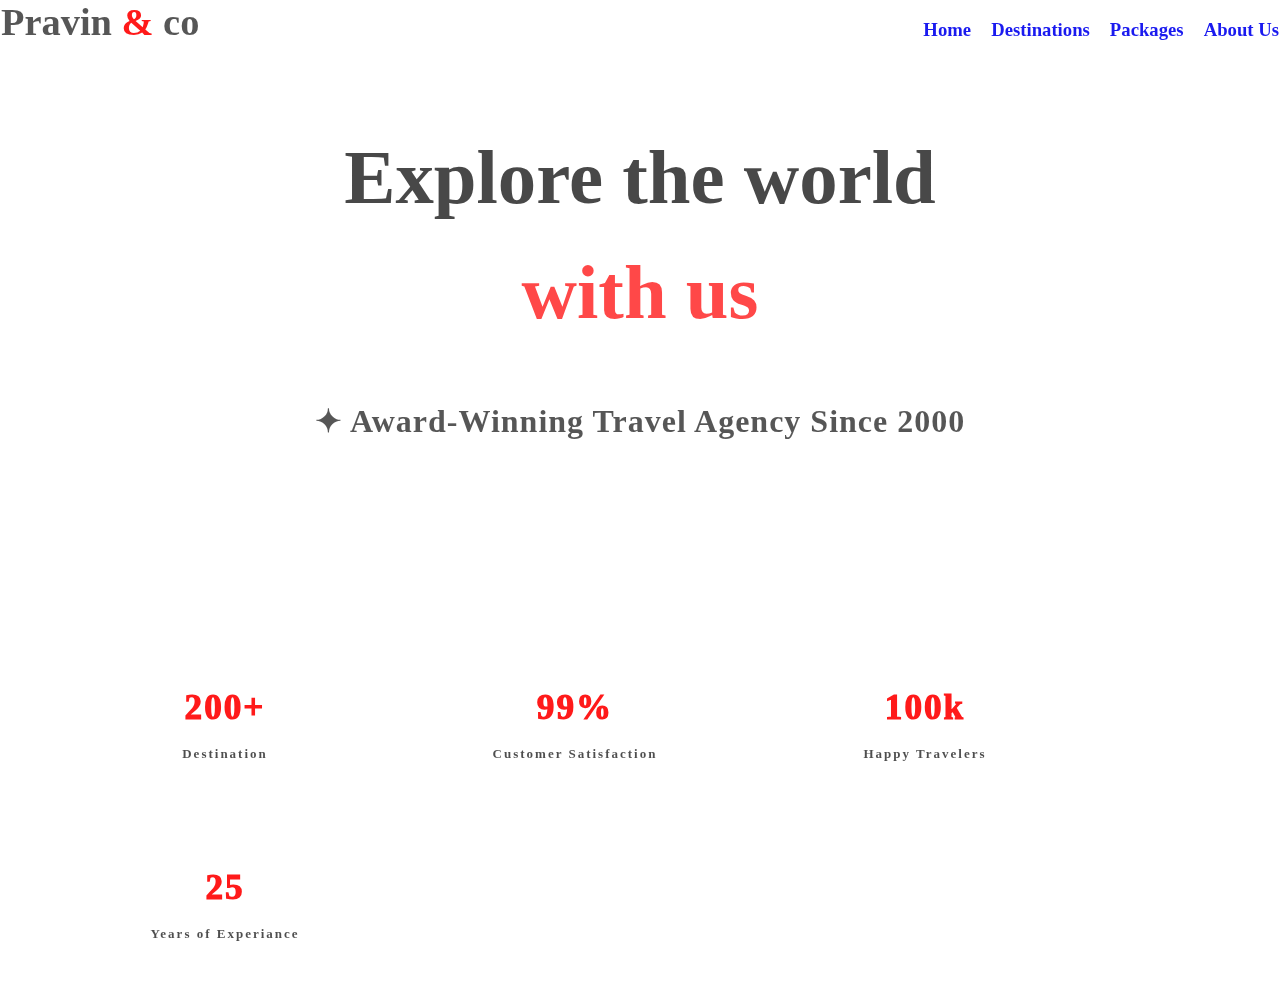
<file: index.html>
<!DOCTYPE html>
<html lang="en">
<head>
    <meta charset="UTF-8">
    <meta name="viewport" content="width=device-width, initial-scale=1.0">
    <title>Pravin & co</title>
    <link rel="stylesheet" href="home.css">
    
</head>
<body>
    <div class="banner">
        <nav class="nav">
<h2 class="com">Pravin <span>&</span> co</h2>
<h3 ><a href="index.html">Home</a></h3>
<h3 ><a href="destination.html">Destinations</a></h3>
<h3 ><a href="pakages.html">Packages</a></h3>
<h3 ><a href="contactus.html">About Us</a></h3>
        </nav>
        
        <h1 class="head">
            Explore the world <br><span> with us</span></h1>
        <h4 class="subhead">
            ✦ Award-Winning Travel Agency Since 2000
        </h4>
        <!-- <h5 class="sub-2"> 
            Curated journeys to the world's most extraordinary destinations. <br>
             Every trip is a story waiting to be written.
        </h5> -->

        <div class="bar">
        <div class = "proud">200+ <h5>Destination</h5></div>
        <div class = "proud">99% <h5>Customer Satisfaction</h5></div>
        <div class = "proud">100k <h5>Happy Travelers</h5></div>
        <div class = "proud">25 <h5>Years of Experiance</h5></div>
        </div>
    </div>
    
</body>
</html>
</file>
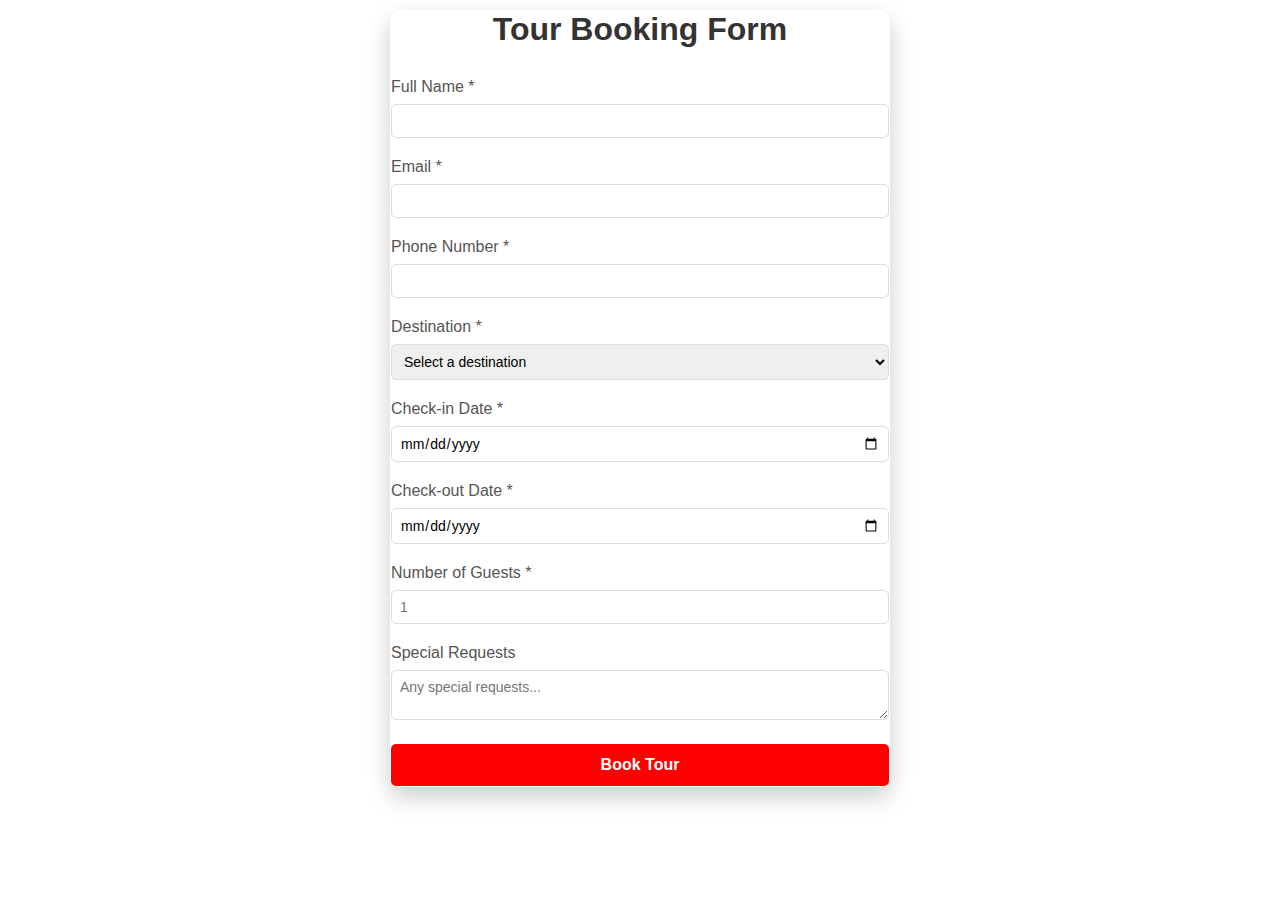
<file: book.html>
<!DOCTYPE html>
<html lang="en">
<head>
      <meta charset="UTF-8">
      <meta name="viewport" content="width=device-width, initial-scale=1.0">
      <title>Tour Booking Form</title>
      <link rel="stylesheet" href="b.css">
       
</head>
<body>
      <div class="form-container">
            <h1>Tour Booking Form</h1>
            <form id="bookingForm">
                  <div class="form-group">
                        <label for="name">Full Name *</label>
                        <input type="text" id="name" name="name" required>
                  </div>
                  <div class="form-group">
                        <label for="email">Email *</label>
                        <input type="email" id="email" name="email" required>
                  </div>
                  <div class="form-group">
                        <label for="phone">Phone Number *</label>
                        <input type="tel" id="phone" name="phone" required>
                  </div>
                  <div class="form-group">
                        <label for="destination">Destination *</label>
                        <select id="destination" name="destination" required>
                              <option value="">Select a destination</option>
                              <option value="paris">Santorini</option>
                              <option value="bangkok">Kyoto</option>
                              <option value="dubai">maasai Mara</option>
                              <option value="tokyo">The Maldives</option>
                        </select>
                  </div>
                  <div class="form-group">
                        <label for="checkIn">Check-in Date *</label>
                        <input type="date"   required>
                  </div>
                  <div class="form-group">
                        <label for="checkOut">Check-out Date *</label>
                        <input type="date"   required>
                  </div>
                  <div class="form-group">
                        <label for="guests">Number of Guests *</label>
                        <input type="number" placeholder="1"  min="1" required>
                  </div>
                  <div class="form-group">
                        <label for="message">Special Requests</label>
                        <textarea id="message" name="message" rows="2" placeholder="Any special requests..."></textarea>
                  </div>
                  <button type="submit">Book Tour</button>
            </form>
      </div>
</body>
</html>
</file>
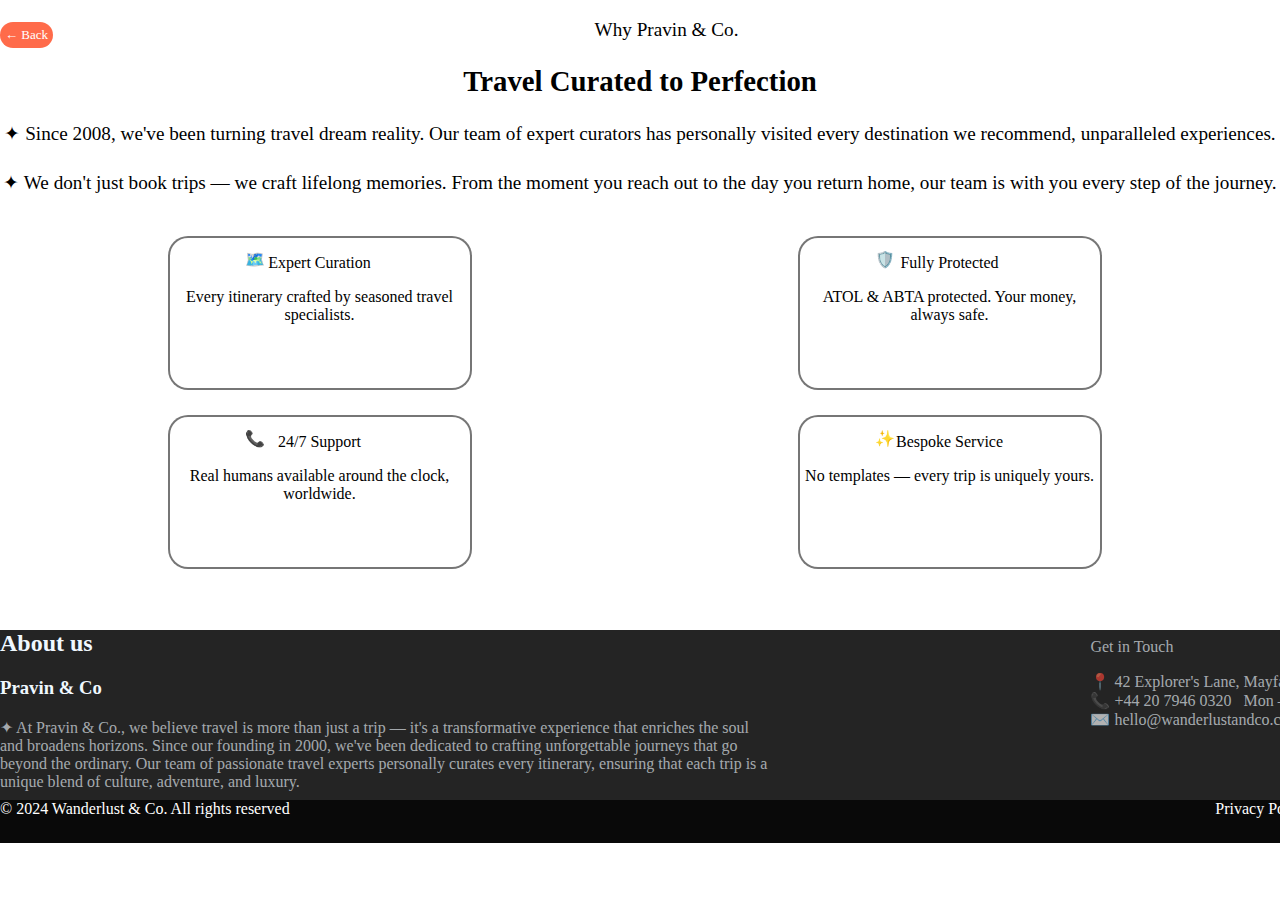
<file: contactus.html>
<!DOCTYPE html>
<html lang="en">
<head>
    <meta charset="UTF-8">
    <meta name="viewport" content="width=device-width, initial-scale=1.0">
    <title>Document</title>
    <link rel="stylesheet" href="about.css">
</head>
<body>
    <section id="about">
    <div class="about-inner">
      <div class="head">
        <a href="index.html" class="back1"> ← Back </a>
        <p  >Why Pravin & Co.</p>
        <h2  >Travel Curated to Perfection</h2>
        <p>
         ✦ Since 2008, we've been turning travel dream reality. Our team of expert curators has personally visited every destination we recommend,
    unparalleled experiences.
        </p>
        <p style="margin-top: 26px;">
        ✦ We don't just book trips — we craft lifelong memories. From the moment you
          reach out to the day you return home, our team is with you every step of the journey.
        </p>
      </div>
      <div class="grid">
        <div class="item">
          <span class="icon ">🗺️</span>
          <p class="name">Expert Curation</p>
          <p  >Every itinerary crafted by seasoned travel specialists.</p>
        </div>
        <div class="item">
          <span class="icon ">🛡️</span>
          <p class="name">Fully Protected</p>
          <p  >ATOL & ABTA protected. Your money, always safe.</p>
        </div>
        <div class="item">
          <span class="icon ">📞</span>
          <p class="name">24/7 Support</p>
          <p  >Real humans available around the clock, worldwide.</p>
        </div>
        <div class="item">
          <span class="icon ">✨</span>
          <p class="name">Bespoke Service</p>
          <p  >No templates — every trip is uniquely yours.</p>
        </div>
      </div>
    </div>
  </section>
<div class="back">
  <div class="about">
   <h2> About us</h2>

   
   <h3>Pravin & Co</h3>

   
<p class="para"> ✦ At Pravin & Co., we believe travel is more than just a trip — it's a transformative experience that
     enriches the soul and broadens horizons. Since our founding in 2000, we've been dedicated to crafting unforgettable
      journeys that go beyond the ordinary. Our team of passionate travel experts personally curates every itinerary, ensuring
       that each trip is a unique blend of culture, adventure, and luxury.  </p> </div>
<div class="flex">
        <p class="footer-heading">Get in Touch</p>
        <div class="contact-item">
          <span class="contact-icon">📍</span>
          <span>42 Explorer's Lane, Mayfair, London W1K 2ST, United Kingdom</span>
        </div>
        <div class="contact-item">
          <span class="contact-icon">📞</span>
          <span>+44 20 7946 0320 &nbsp; Mon – Fri, 9am – 7pm GMT</span>
        </div>
        <div class="contact-item">
          <span class="contact-icon">✉️</span>
          <span>hello@wanderlustandco.com</span>
        </div>
        </div>
  </div>
</div>
  
  <div class="bottom">
          <span> © 2024 Wanderlust & Co. All rights reserved </span>
          <span style="padding-left: 60%; margin-bottom: 0%;">Privacy Policy &nbsp;  Terms of Service  &nbsp;  Cookie </span>
          
          
  </div>
</body>
</html>
</file>
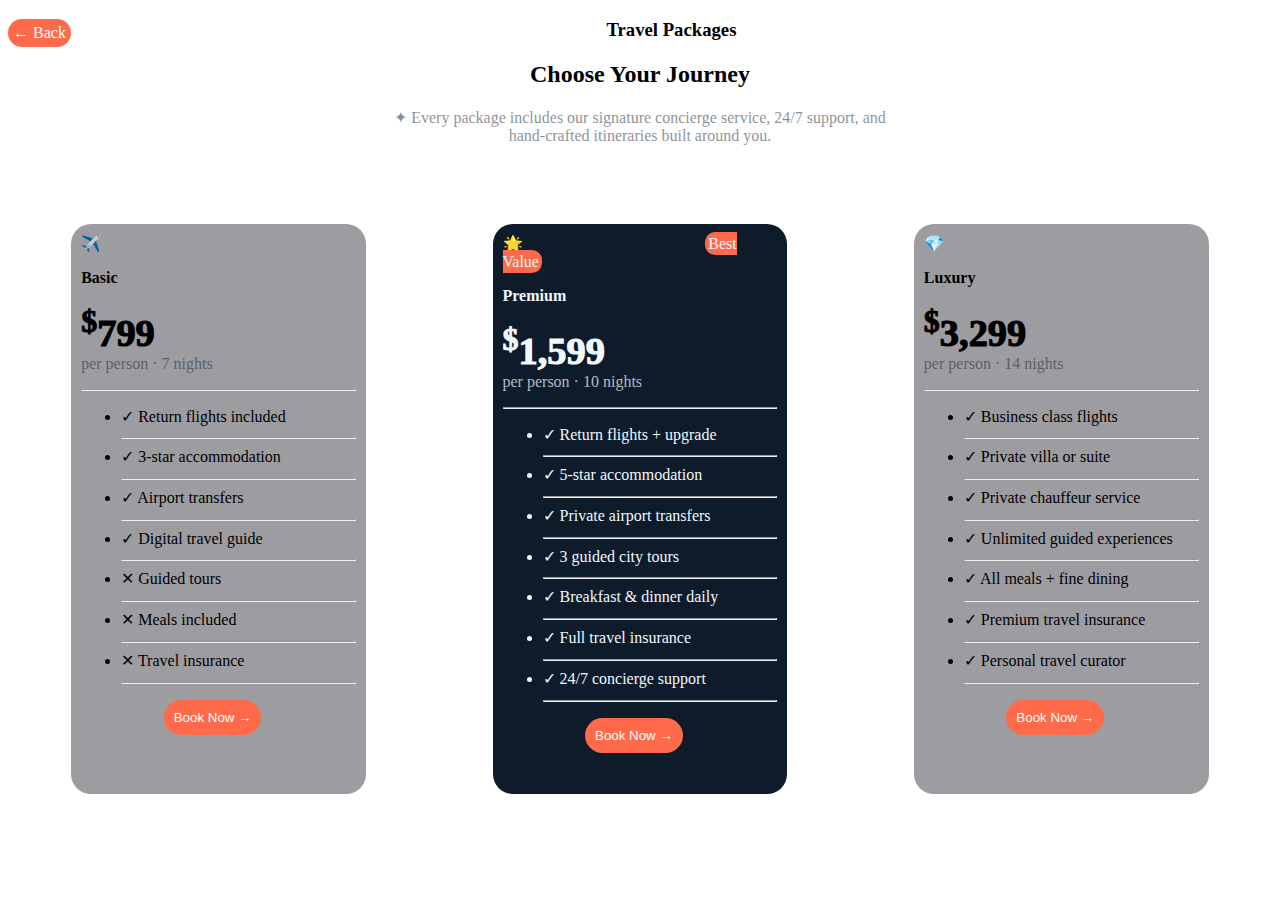
<file: pakages.html>
<!DOCTYPE html>
<html lang="en">
<head>
    <meta charset="UTF-8">
    <meta name="viewport" content="width=device-width, initial-scale=1.0">
    <title>Document</title>
    <link rel="stylesheet" href="pakages.css">
</head>
<body>


    <div class="package">
             <a href="index.html" class="back"> ← Back </a>
        <h3>Travel Packages</h3>
       
         <h2 class="section">Choose Your Journey</h2>
      <p class="package-description" style="color: rgba(13,27,42,0.5);">
        ✦ Every package includes our signature concierge service, 24/7 support, and <br>
        hand-crafted itineraries built around you.
      </p>
    </div>
    <div class="car">   
     <div class="card"> ✈️
        <p class="name"> Basic </p>
  <div class="price"><sup>$</sup>799</div>
  <p class="per">per person · 7 nights</p>
        <hr>
        <ul class="features">
          <li class="check">✓ Return flights included</li> <hr>
          <li class="check">✓ 3-star accommodation</li> <hr>
          <li class="check">✓ Airport transfers</li> <hr>
          <li class="check">✓ Digital travel guide</li> <hr>
          <li class="check">✕ Guided tours</li> <hr>
          <li class="check">✕ Meals included</li> <hr>
          <li class="check">✕ Travel insurance</li> <hr>
        </ul>
        <button class="book"><a href="book.html">Book Now → </a></button>


     </div>
     <div class="card1">
         🌟 
         <span class="badge">Best Value</span>
        <p class="name">Premium</p>
        <div class="price"><sup>$</sup>1,599</div>
        <p style="color: rgba(240, 255, 255, 0.712);margin-top: 0px;">per person · 10 nights</p>
        <hr>
        <ul class="features">
          <li class="check">✓ Return flights + upgrade</li> <hr>
          <li class="check">✓ 5-star accommodation</li> <hr>
          <li class="check">✓ Private airport transfers</li ><hr>
          <li class="check">✓ 3 guided city tours</li> <hr>
          <li class="check">✓ Breakfast & dinner daily</li> <hr>
          <li class="check">✓ Full travel insurance</li> <hr>
          <li class="check">✓ 24/7 concierge support</li> <hr>
        </ul>
        <button class="book"><a href="book.html">Book Now →</a></button> </div>
     <div class="card">
         💎 
         <p class="name">Luxury</p>
        <div class="price"><sup>$</sup>3,299</div>
        <p class="per">per person · 14 nights</p>
      <hr>
        <ul class="features">
          <li class="check">✓ Business class flights</li>       <hr>
          <li class="check">✓ Private villa or suite</li><hr>
          <li class="check">✓ Private chauffeur service</li><hr>
          <li class="check">✓ Unlimited guided experiences</li><hr>
          <li class="check">✓ All meals + fine dining</li><hr>
          <li class="check">✓ Premium travel insurance</li><hr>
          <li class="check">✓ Personal travel curator</li><hr>
        </ul>
         <button class="book"><a href="book.html">Book Now →</a></button>  
    </div></div>

</body>
</html>
</file>
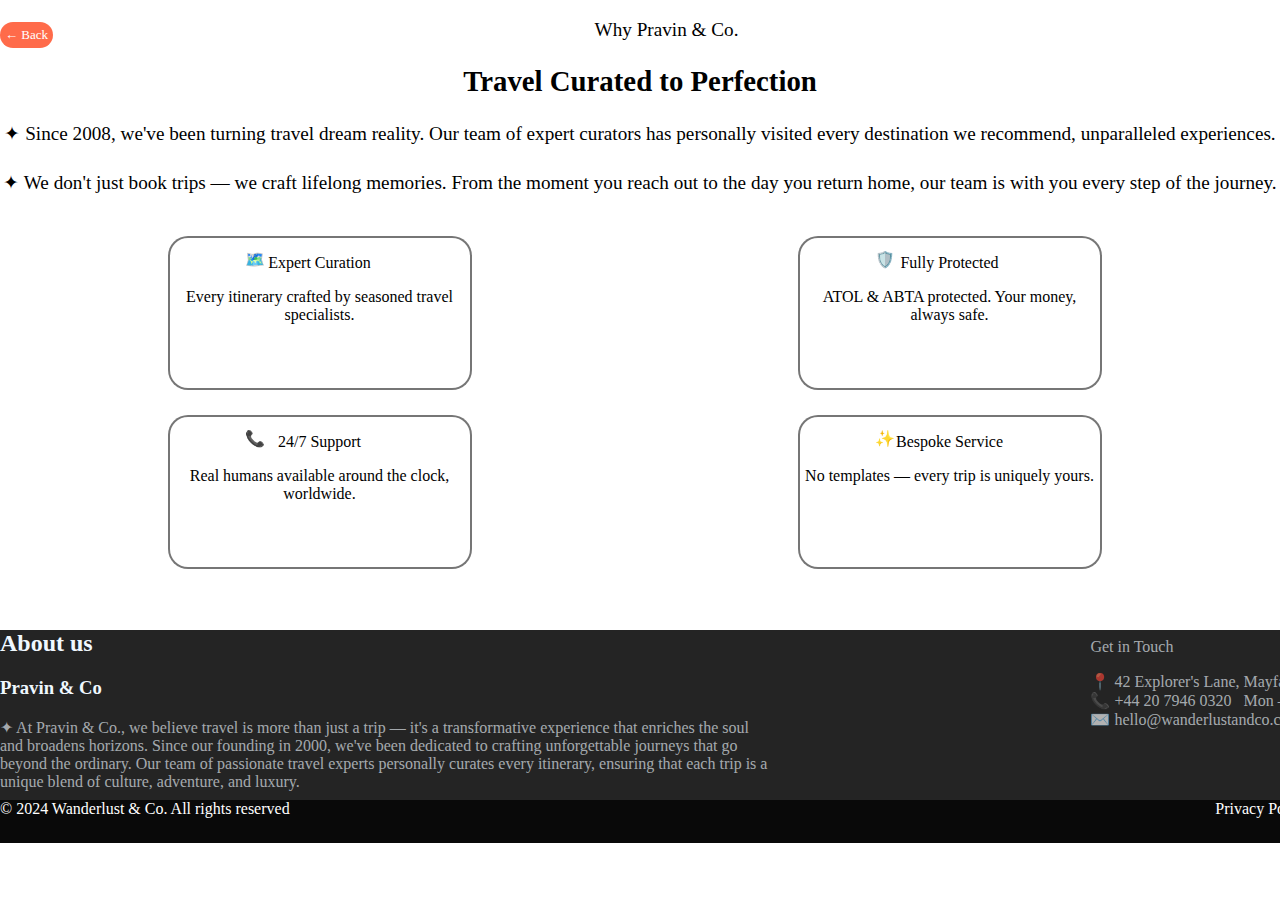
<file: Pages/contactus.html>
<!DOCTYPE html>
<html lang="en">
<head>
    <meta charset="UTF-8">
    <meta name="viewport" content="width=device-width, initial-scale=1.0">
    <title>Document</title>
    <link rel="stylesheet" href="about.css">
</head>
<body>
    <section id="about">
    <div class="about-inner">
      <div class="head">
        <a href="home.html" class="back1"> ← Back </a>
        <p  >Why Pravin & Co.</p>
        <h2  >Travel Curated to Perfection</h2>
        <p>
         ✦ Since 2008, we've been turning travel dream reality. Our team of expert curators has personally visited every destination we recommend,
    unparalleled experiences.
        </p>
        <p style="margin-top: 26px;">
        ✦ We don't just book trips — we craft lifelong memories. From the moment you
          reach out to the day you return home, our team is with you every step of the journey.
        </p>
      </div>
      <div class="grid">
        <div class="item">
          <span class="icon ">🗺️</span>
          <p class="name">Expert Curation</p>
          <p  >Every itinerary crafted by seasoned travel specialists.</p>
        </div>
        <div class="item">
          <span class="icon ">🛡️</span>
          <p class="name">Fully Protected</p>
          <p  >ATOL & ABTA protected. Your money, always safe.</p>
        </div>
        <div class="item">
          <span class="icon ">📞</span>
          <p class="name">24/7 Support</p>
          <p  >Real humans available around the clock, worldwide.</p>
        </div>
        <div class="item">
          <span class="icon ">✨</span>
          <p class="name">Bespoke Service</p>
          <p  >No templates — every trip is uniquely yours.</p>
        </div>
      </div>
    </div>
  </section>
<div class="back">
  <div class="about">
   <h2> About us</h2>

   
   <h3>Pravin & Co</h3>

   
<p class="para"> ✦ At Pravin & Co., we believe travel is more than just a trip — it's a transformative experience that
     enriches the soul and broadens horizons. Since our founding in 2000, we've been dedicated to crafting unforgettable
      journeys that go beyond the ordinary. Our team of passionate travel experts personally curates every itinerary, ensuring
       that each trip is a unique blend of culture, adventure, and luxury.  </p> </div>
<div class="flex">
        <p class="footer-heading">Get in Touch</p>
        <div class="contact-item">
          <span class="contact-icon">📍</span>
          <span>42 Explorer's Lane, Mayfair, London W1K 2ST, United Kingdom</span>
        </div>
        <div class="contact-item">
          <span class="contact-icon">📞</span>
          <span>+44 20 7946 0320 &nbsp; Mon – Fri, 9am – 7pm GMT</span>
        </div>
        <div class="contact-item">
          <span class="contact-icon">✉️</span>
          <span>hello@wanderlustandco.com</span>
        </div>
        </div>
  </div>
</div>
  
  <div class="bottom">
          <span> © 2024 Wanderlust & Co. All rights reserved </span>
          <span style="padding-left: 60%; margin-bottom: 0%;">Privacy Policy &nbsp;  Terms of Service  &nbsp;  Cookie </span>
          
          
  </div>
</body>
</html>
</file>
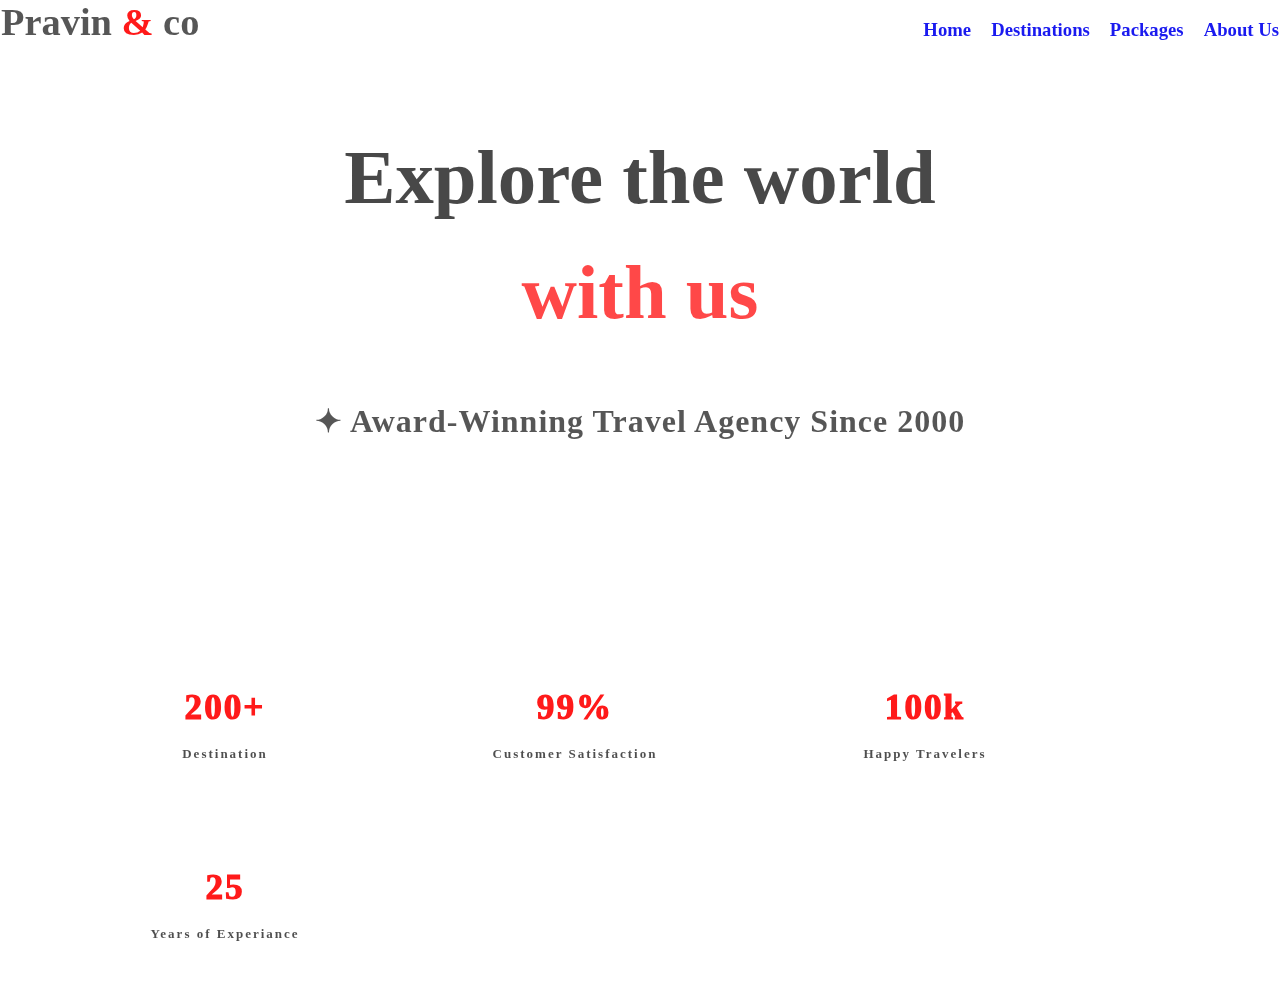
<file: Pages/home.html>
<!DOCTYPE html>
<html lang="en">
<head>
    <meta charset="UTF-8">
    <meta name="viewport" content="width=device-width, initial-scale=1.0">
    <title>Pravin & co</title>
    <link rel="stylesheet" href="home.css">
    
</head>
<body>
    <div class="banner">
        <nav class="nav">
<h2 class="com">Pravin <span>&</span> co</h2>
<h3 ><a href="home.html">Home</a></h3>
<h3 ><a href="destination.html">Destinations</a></h3>
<h3 ><a href="pakages.html">Packages</a></h3>
<h3 ><a href="contactus.html">About Us</a></h3>
        </nav>
        
        <h1 class="head">
            Explore the world <br><span> with us</span></h1>
        <h4 class="subhead">
            ✦ Award-Winning Travel Agency Since 2000
        </h4>
        <!-- <h5 class="sub-2"> 
            Curated journeys to the world's most extraordinary destinations. <br>
             Every trip is a story waiting to be written.
        </h5> -->

        <div class="bar">
        <div class = "proud">200+ <h5>Destination</h5></div>
        <div class = "proud">99% <h5>Customer Satisfaction</h5></div>
        <div class = "proud">100k <h5>Happy Travelers</h5></div>
        <div class = "proud">25 <h5>Years of Experiance</h5></div>
        </div>
    </div>
    
</body>
</html>
</file>
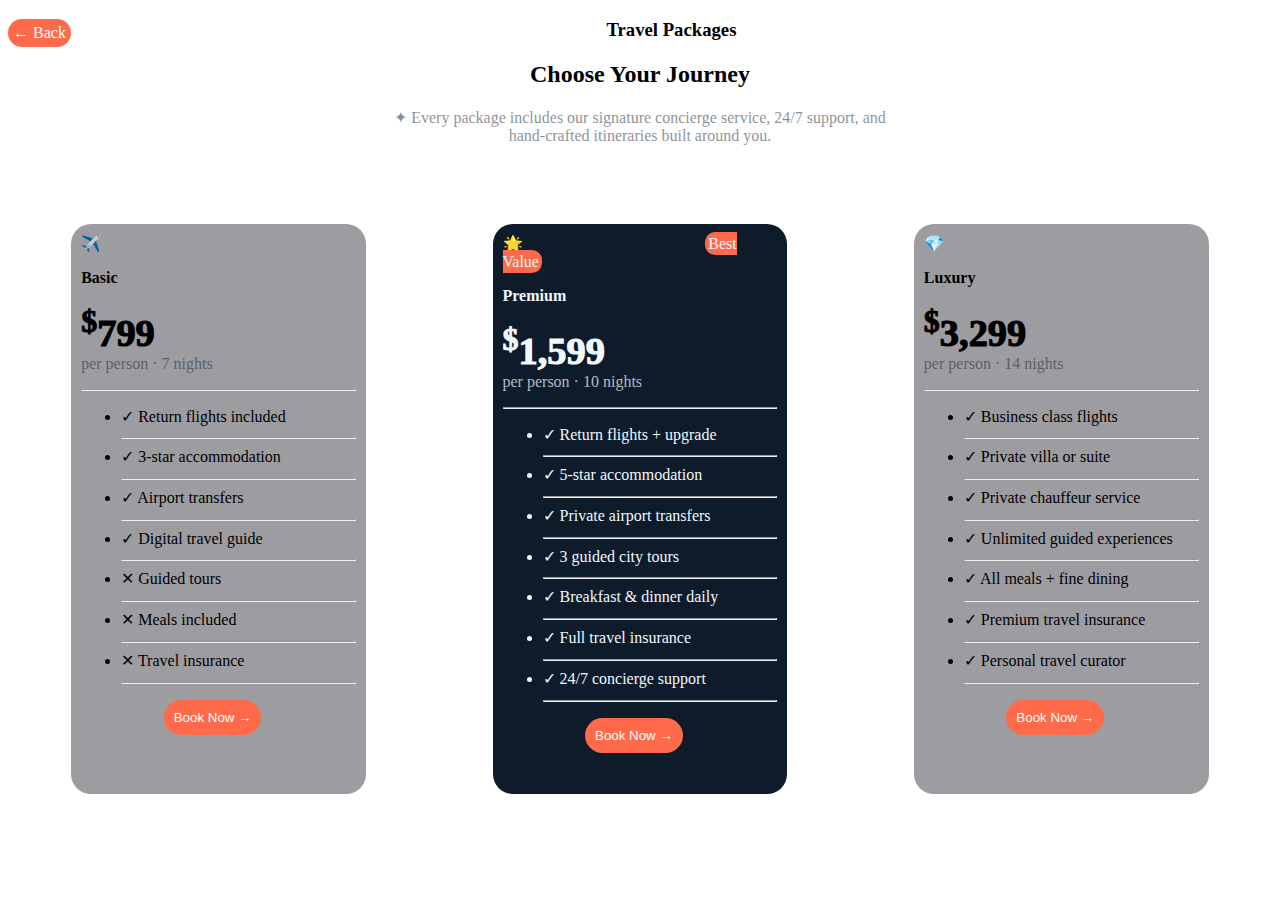
<file: Pages/pakages.html>
<!DOCTYPE html>
<html lang="en">
<head>
    <meta charset="UTF-8">
    <meta name="viewport" content="width=device-width, initial-scale=1.0">
    <title>Document</title>
    <link rel="stylesheet" href="pakages.css">
</head>
<body>


    <div class="package">
             <a href="home.html" class="back"> ← Back </a>
        <h3>Travel Packages</h3>
       
         <h2 class="section">Choose Your Journey</h2>
      <p class="package-description" style="color: rgba(13,27,42,0.5);">
        ✦ Every package includes our signature concierge service, 24/7 support, and <br>
        hand-crafted itineraries built around you.
      </p>
    </div>
    <div class="car">   
     <div class="card"> ✈️
        <p class="name"> Basic </p>
  <div class="price"><sup>$</sup>799</div>
  <p class="per">per person · 7 nights</p>
        <hr>
        <ul class="features">
          <li class="check">✓ Return flights included</li> <hr>
          <li class="check">✓ 3-star accommodation</li> <hr>
          <li class="check">✓ Airport transfers</li> <hr>
          <li class="check">✓ Digital travel guide</li> <hr>
          <li class="check">✕ Guided tours</li> <hr>
          <li class="check">✕ Meals included</li> <hr>
          <li class="check">✕ Travel insurance</li> <hr>
        </ul>
        <button class="book"><a href="book.html">Book Now → </a></button>


     </div>
     <div class="card1">
         🌟 
         <span class="badge">Best Value</span>
        <p class="name">Premium</p>
        <div class="price"><sup>$</sup>1,599</div>
        <p style="color: rgba(240, 255, 255, 0.712);margin-top: 0px;">per person · 10 nights</p>
        <hr>
        <ul class="features">
          <li class="check">✓ Return flights + upgrade</li> <hr>
          <li class="check">✓ 5-star accommodation</li> <hr>
          <li class="check">✓ Private airport transfers</li ><hr>
          <li class="check">✓ 3 guided city tours</li> <hr>
          <li class="check">✓ Breakfast & dinner daily</li> <hr>
          <li class="check">✓ Full travel insurance</li> <hr>
          <li class="check">✓ 24/7 concierge support</li> <hr>
        </ul>
        <button class="book"><a href="book.html">Book Now →</a></button> </div>
     <div class="card">
         💎 
         <p class="name">Luxury</p>
        <div class="price"><sup>$</sup>3,299</div>
        <p class="per">per person · 14 nights</p>
      <hr>
        <ul class="features">
          <li class="check">✓ Business class flights</li>       <hr>
          <li class="check">✓ Private villa or suite</li><hr>
          <li class="check">✓ Private chauffeur service</li><hr>
          <li class="check">✓ Unlimited guided experiences</li><hr>
          <li class="check">✓ All meals + fine dining</li><hr>
          <li class="check">✓ Premium travel insurance</li><hr>
          <li class="check">✓ Personal travel curator</li><hr>
        </ul>
         <button class="book"><a href="book.html">Book Now →</a></button>  
    </div></div>

</body>
</html>
</file>
<file: home.css>
.banner{
    /* position: absolute; */
    background-image: url(' https://static.vecteezy.com/system/resources/thumbnails/039/213/277/small_2x/[base64].jpg');
    opacity: 0.9;
    background-size: cover;
    background-repeat: no-repeat;
    height: 1000px;
    width: 100%;
    overflow-x: auto;  
     
}
@keyframes overflow{
    0%{
        transform: translateY(10%);
        opacity: 0;
    }
    30%{
        transform: translateY(8%);
        opacity: 0.3;
    }
        60%{
            transform: translateY(5%);
            opacity: 0.6;
        }
        80%{
            transform: translateY(2%);
            opacity: 0.8;
        }
    100%{
        transform: translateY(0%);
        opacity: 1;
    }
}
body{
 font-family: 'Playfair Display', serif;
    margin: 0px;
    top:0;
    padding: 0px;
 overflow-y: hidden
 ;
    max-width: 100%;
    
}
.nav{
    
    justify-content: center;
    position: fixed;
    background-color: rgba(255, 255, 255, 0.723);
    width: 100%;
    display: flex;
    
     height: 70px;
       
}
.nav a{
       text-decoration: none;
        margin-left: 20px;
}
.nav a:hover{
    color: rgb(0,0,0);
    text-decoration: underline red;
}
.com{
  
    margin-right: 55%;
 
 margin-top:0px;
 color:rgba(0, 0, 0, 0.736);
 font-size:3vw;
}
span{
   color: red;
   font-weight: 2.6em;
}
.head{
    margin-top: 120px;
    font-family: 'Playfair Display', serif;
    font-size:6vw;
 text-align: center;
 color: rgb(0,0,0);
 opacity: 0.8;
 font-weight: 900;
 line-height:1.5;
  animation:  overflow 0.5s forwards;

}
.subhead{
    text-align: center;
    color: rgba(0, 0, 0, 0.736);
      background-color: rgba(255, 255, 255, 0.081);
     
 letter-spacing: 1px;
 font-size: 2.5vw;
 animation:  overflow 1.5s forwards;
  
}
.sub-2{
    text-align: center;
    color:rgba(30, 27, 233, 0.778);
    background-color: rgba(255, 255, 255, 0.141);
    font-family: 'Franklin Gothic Medium', 'Arial Narrow', Arial, sans-serif;
    letter-spacing: 1px;
    font-size: 2vw;
    animation:  overflow 2.5s forwards;
}
.proud{
     
   
    float: left;
    margin-top:50px ;
    margin-bottom: 40px;
    margin-left: 100px;
    font-weight: 1000;
    /* padding: 1px; */
 font-family: 'Playfair Display', serif;
    font-size: 2.2rem;
    color: red;
     
    display: block;
     
    letter-spacing: 2px;
    text-align: center;
   
    background-color: rgba(255, 255, 255, 0.638);
    border-radius: 20px;
    width: 250px;
    line-height:1;
    height: 90px;
    animation:  overflow 3.5s forwards;

}
h5{
    font-size: small;
    color:rgba(0, 0, 0, 0.774);
}
.bar{
    margin-top: 200px;
}
</file>
<file: b.css>
body{
     background-image: url(" https://static.vecteezy.com/system/resources/previews/013/138/418/non_2x/forest-dark-silhouette-landscape-flat-colorful-illustration-night-blue-sky-with-stars-milky-way-in-the-morning-panorama-background-for-tourism-traveling-camping-adventure-free-vector.jpg");
     background-repeat: no-repeat;
     background-size: cover;
}


            * {
                  margin: 0;
                  padding: 0;
                  box-sizing: border-box;
                 
            }
            body {
                  font-family: 'Segoe UI', Tahoma, Geneva, Verdana, sans-serif;
                  /* background: black; */
                  
                  display: flex;
                  justify-content: center;
                  align-items: center;
                  padding: 10px;
            }
            .form-container {
                  background: rgba(255, 255, 255, 0.789);
                  padding: 1px;
                  border-radius: 10px;
                  box-shadow: 0 10px 25px rgba(0, 0, 0, 0.2);
                  max-width: 500px;
                  width: 100%;
            }
            h1 {
                  color: #333;
                  margin-bottom: 30px;
                  text-align: center;
            }
            .form-group {
                  margin-bottom: 20px;
            }
            label {
                  display: block;
                  margin-bottom: 8px;
                  color: #555;
                  font-weight: 500;
            }
            input, select, textarea {
                  width: 100%;
                  padding: 8px;
                  border: 1px solid #ddd;
                  border-radius: 5px;
                  font-size: 14px;
                  font-family: inherit;
            }
            
            button {
                  width: 100%;
                  padding: 12px;
                  background: red;
                  color: white;
                  border: none;
                  border-radius: 5px;
                  font-size: 16px;
                  font-weight: 600;
                  cursor: pointer;
                  transition: background 0.3s;
            }
            button:hover {
                  background:black;
                  color: white;
            }
</file>
<file: about.css>
.head{
text-align: center;
color: black;
font-weight: 300;
font-size: 1.5vw;
animation: 2s fade forwards;

}
.item{
    background-color: rgba(255, 255, 255, 0.571);
    height: 150px;
    width: 300px;
    margin: 2%;
    text-align: center;
    border-radius: 20px;
    border:2px solid rgba(0, 0, 0, 0.537);
    margin-left: 25%;
    animation: 5s fade forwards;
}
.item:hover{
    border: black solid 3px;;
}
@keyframes fade{ 0%{ transform: translateY(20%); opacity: 0; } 100%{ transform: translateY(0%); opacity: 1; }}
body{
    background-image: url("https://img.freepik.com/premium-photo/world-tourism-background_1102-5029.jpg");
    background-size:cover;
    background-repeat: no-repeat;
    margin: 0PX;
    overflow-y: hidden;
}
.grid{
    display:grid;
    grid-template-columns: repeat(2,1fr);
    padding: 10px;
}
.icon{
    position: absolute;
    margin-left: -75px;
    margin-top: 12px;
}
.about{
    margin-top: 2.5%;
    height: auto;
    width: 50%;

}
.back{
    background-color: rgba(0, 0, 0, 0.858);
    color :aliceblue;
    height: 170px;
    width: 1536px;  
}
.flex{
    float: right;
    margin-top: -11%;
    color:   rgba(240, 248, 255, 0.642);
}
.para{
    color: rgba(240, 248, 255, 0.642);
    margin-bottom: 0px;
}
.bottom{
    background-color: rgb(9, 9, 9);
    height: 43.5px;
    width: 1536px;  
    margin-top: 0px;
    color: white;
    
}
.line
{
    height: 1px;
    color: white;
}
    .back1{
    background-color: #FF6B4A;
    padding: 5px;
    float: left;
    font-size: small;
    border-radius: 20px;
         -webkit-text-fill-color: white;
             text-decoration: none;
margin-top: 0.2%;
    }
    .back1:hover{
        background-color:white;
         -webkit-text-fill-color: black;
    }
</file>
<file: pakages.css>
body{
    background-image: url("https://w0.peakpx.com/wallpaper/842/231/HD-wallpaper-taj-mahal-india-tajmahal-tourism-india-asia-landmarks-mist.jpg");
    background-size: cover;
    background-repeat: no-repeat;
    overflow-y: hidden;
}


.card{
    height: 550px;
    width: 320px;
    background-color: rgba(90, 91, 97, 0.597);
    padding: 10px;
    margin: 5%;
    border-radius: 20px;
    animation:trans  2s  forwards;
}
.card:hover{
 animation: 0.5s hover forwards;
}
@keyframes hover{
    0%{
           transform: translate(1,1);
    }
    100%{
        transform: scale(1.1,1.2);
    }
}
@keyframes trans{
    0%{
        transform: scale(0,0);
        opacity: 0;
    }
    100%{
        transform: translate(1,1);
        opacity: 1;
    }
}
 .card1{
    height: 550px;
    width: 320px;
    background-color: rgb(13, 27, 42) ;
    padding: 10px;
    margin: 5%;
    color:aliceblue;
    border-radius: 20px;
    animation: 4s trans1  forwards;
}

@keyframes trans1{
    0%{
        transform: translate(-90%,-90%);
        opacity: 0;
    }
    100%{
        transform: translate(0,0);
        opacity: 1;
    }
}
.car{
    display: flex;

}
.package{
    text-align: center;
    margin-top: 1%;
    font-family: 'Playfair Display', serif;
}
.name{
    font-weight: 900;
}
.price{
    font-size: 3vw;
    font-weight: 1000;
}
.per{
    color: rgba(13,27,42,0.5) ;
    margin-top: 0px;
}
.check{
    margin-bottom: 5%;
}
.badge{
    margin-left: 65%;
    background-color:  #FF6B4A;
    border-radius: 10px;
    padding: 3px;
}
.book{
    background-color: #FF6B4A;
    color: white;
    border: none;
    padding: 10px;
    border-radius: 5px;
    cursor: pointer;
    border-radius: 20px;
    margin-left: 30%;
    
}
.book a{
    color: white;
    text-decoration: none;
}
.book:hover{
    background-color: black;
    animation: 0.5s book1  forwards;

}
@keyframes book1{
    0%{
        transform: scale(1,1);
    }
    100%{
        transform: scale(1.2,1.2);
        border: whitesmoke solid 1px;
    }}
   .back{
    background-color: #FF6B4A;
    padding: 5px;
    float: left;
    border-radius: 20px;
         -webkit-text-fill-color: white;
             text-decoration: none;

    }
    .back:hover{
        background-color: black;
    }
</file>
<file: Pages/about.css>
.head{
text-align: center;
color: black;
font-weight: 300;
font-size: 1.5vw;
animation: 2s fade forwards;

}
.item{
    background-color: rgba(255, 255, 255, 0.571);
    height: 150px;
    width: 300px;
    margin: 2%;
    text-align: center;
    border-radius: 20px;
    border:2px solid rgba(0, 0, 0, 0.537);
    margin-left: 25%;
    animation: 5s fade forwards;
}
.item:hover{
    border: black solid 3px;;
}
@keyframes fade{ 0%{ transform: translateY(20%); opacity: 0; } 100%{ transform: translateY(0%); opacity: 1; }}
body{
    background-image: url("https://img.freepik.com/premium-photo/world-tourism-background_1102-5029.jpg");
    background-size:cover;
    background-repeat: no-repeat;
    margin: 0PX;
    overflow-y: hidden;
}
.grid{
    display:grid;
    grid-template-columns: repeat(2,1fr);
    padding: 10px;
}
.icon{
    position: absolute;
    margin-left: -75px;
    margin-top: 12px;
}
.about{
    margin-top: 2.5%;
    height: auto;
    width: 50%;

}
.back{
    background-color: rgba(0, 0, 0, 0.858);
    color :aliceblue;
    height: 170px;
    width: 1536px;  
}
.flex{
    float: right;
    margin-top: -11%;
    color:   rgba(240, 248, 255, 0.642);
}
.para{
    color: rgba(240, 248, 255, 0.642);
    margin-bottom: 0px;
}
.bottom{
    background-color: rgb(9, 9, 9);
    height: 43.5px;
    width: 1536px;  
    margin-top: 0px;
    color: white;
    
}
.line
{
    height: 1px;
    color: white;
}
    .back1{
    background-color: #FF6B4A;
    padding: 5px;
    float: left;
    font-size: small;
    border-radius: 20px;
         -webkit-text-fill-color: white;
             text-decoration: none;
margin-top: 0.2%;
    }
    .back1:hover{
        background-color:white;
         -webkit-text-fill-color: black;
    }
</file>
<file: Pages/home.css>
.banner{
    /* position: absolute; */
    background-image: url(' https://static.vecteezy.com/system/resources/thumbnails/039/213/277/small_2x/[base64].jpg');
    opacity: 0.9;
    background-size: cover;
    background-repeat: no-repeat;
    height: 1000px;
    width: 100%;
    overflow-x: auto;  
     
}
@keyframes overflow{
    0%{
        transform: translateY(10%);
        opacity: 0;
    }
    30%{
        transform: translateY(8%);
        opacity: 0.3;
    }
        60%{
            transform: translateY(5%);
            opacity: 0.6;
        }
        80%{
            transform: translateY(2%);
            opacity: 0.8;
        }
    100%{
        transform: translateY(0%);
        opacity: 1;
    }
}
body{
 font-family: 'Playfair Display', serif;
    margin: 0px;
    top:0;
    padding: 0px;
 overflow-y: hidden
 ;
    max-width: 100%;
    
}
.nav{
    
    justify-content: center;
    position: fixed;
    background-color: rgba(255, 255, 255, 0.723);
    width: 100%;
    display: flex;
    
     height: 70px;
       
}
.nav a{
       text-decoration: none;
        margin-left: 20px;
}
.nav a:hover{
    color: rgb(0,0,0);
    text-decoration: underline red;
}
.com{
  
    margin-right: 55%;
 
 margin-top:0px;
 color:rgba(0, 0, 0, 0.736);
 font-size:3vw;
}
span{
   color: red;
   font-weight: 2.6em;
}
.head{
    margin-top: 120px;
    font-family: 'Playfair Display', serif;
    font-size:6vw;
 text-align: center;
 color: rgb(0,0,0);
 opacity: 0.8;
 font-weight: 900;
 line-height:1.5;
  animation:  overflow 0.5s forwards;

}
.subhead{
    text-align: center;
    color: rgba(0, 0, 0, 0.736);
      background-color: rgba(255, 255, 255, 0.081);
     
 letter-spacing: 1px;
 font-size: 2.5vw;
 animation:  overflow 1.5s forwards;
  
}
.sub-2{
    text-align: center;
    color:rgba(30, 27, 233, 0.778);
    background-color: rgba(255, 255, 255, 0.141);
    font-family: 'Franklin Gothic Medium', 'Arial Narrow', Arial, sans-serif;
    letter-spacing: 1px;
    font-size: 2vw;
    animation:  overflow 2.5s forwards;
}
.proud{
     
   
    float: left;
    margin-top:50px ;
    margin-bottom: 40px;
    margin-left: 100px;
    font-weight: 1000;
    /* padding: 1px; */
 font-family: 'Playfair Display', serif;
    font-size: 2.2rem;
    color: red;
     
    display: block;
     
    letter-spacing: 2px;
    text-align: center;
   
    background-color: rgba(255, 255, 255, 0.638);
    border-radius: 20px;
    width: 250px;
    line-height:1;
    height: 90px;
    animation:  overflow 3.5s forwards;

}
h5{
    font-size: small;
    color:rgba(0, 0, 0, 0.774);
}
.bar{
    margin-top: 200px;
}
</file>
<file: Pages/pakages.css>
body{
    background-image: url("https://w0.peakpx.com/wallpaper/842/231/HD-wallpaper-taj-mahal-india-tajmahal-tourism-india-asia-landmarks-mist.jpg");
    background-size: cover;
    background-repeat: no-repeat;
    overflow-y: hidden;
}


.card{
    height: 550px;
    width: 320px;
    background-color: rgba(90, 91, 97, 0.597);
    padding: 10px;
    margin: 5%;
    border-radius: 20px;
    animation:trans  2s  forwards;
}
.card:hover{
 animation: 0.5s hover forwards;
}
@keyframes hover{
    0%{
           transform: translate(1,1);
    }
    100%{
        transform: scale(1.1,1.2);
    }
}
@keyframes trans{
    0%{
        transform: scale(0,0);
        opacity: 0;
    }
    100%{
        transform: translate(1,1);
        opacity: 1;
    }
}
 .card1{
    height: 550px;
    width: 320px;
    background-color: rgb(13, 27, 42) ;
    padding: 10px;
    margin: 5%;
    color:aliceblue;
    border-radius: 20px;
    animation: 4s trans1  forwards;
}

@keyframes trans1{
    0%{
        transform: translate(-90%,-90%);
        opacity: 0;
    }
    100%{
        transform: translate(0,0);
        opacity: 1;
    }
}
.car{
    display: flex;

}
.package{
    text-align: center;
    margin-top: 1%;
    font-family: 'Playfair Display', serif;
}
.name{
    font-weight: 900;
}
.price{
    font-size: 3vw;
    font-weight: 1000;
}
.per{
    color: rgba(13,27,42,0.5) ;
    margin-top: 0px;
}
.check{
    margin-bottom: 5%;
}
.badge{
    margin-left: 65%;
    background-color:  #FF6B4A;
    border-radius: 10px;
    padding: 3px;
}
.book{
    background-color: #FF6B4A;
    color: white;
    border: none;
    padding: 10px;
    border-radius: 5px;
    cursor: pointer;
    border-radius: 20px;
    margin-left: 30%;
    
}
.book a{
    color: white;
    text-decoration: none;
}
.book:hover{
    background-color: black;
    animation: 0.5s book1  forwards;

}
@keyframes book1{
    0%{
        transform: scale(1,1);
    }
    100%{
        transform: scale(1.2,1.2);
        border: whitesmoke solid 1px;
    }}
   .back{
    background-color: #FF6B4A;
    padding: 5px;
    float: left;
    border-radius: 20px;
         -webkit-text-fill-color: white;
             text-decoration: none;

    }
    .back:hover{
        background-color: black;
    }
</file>
